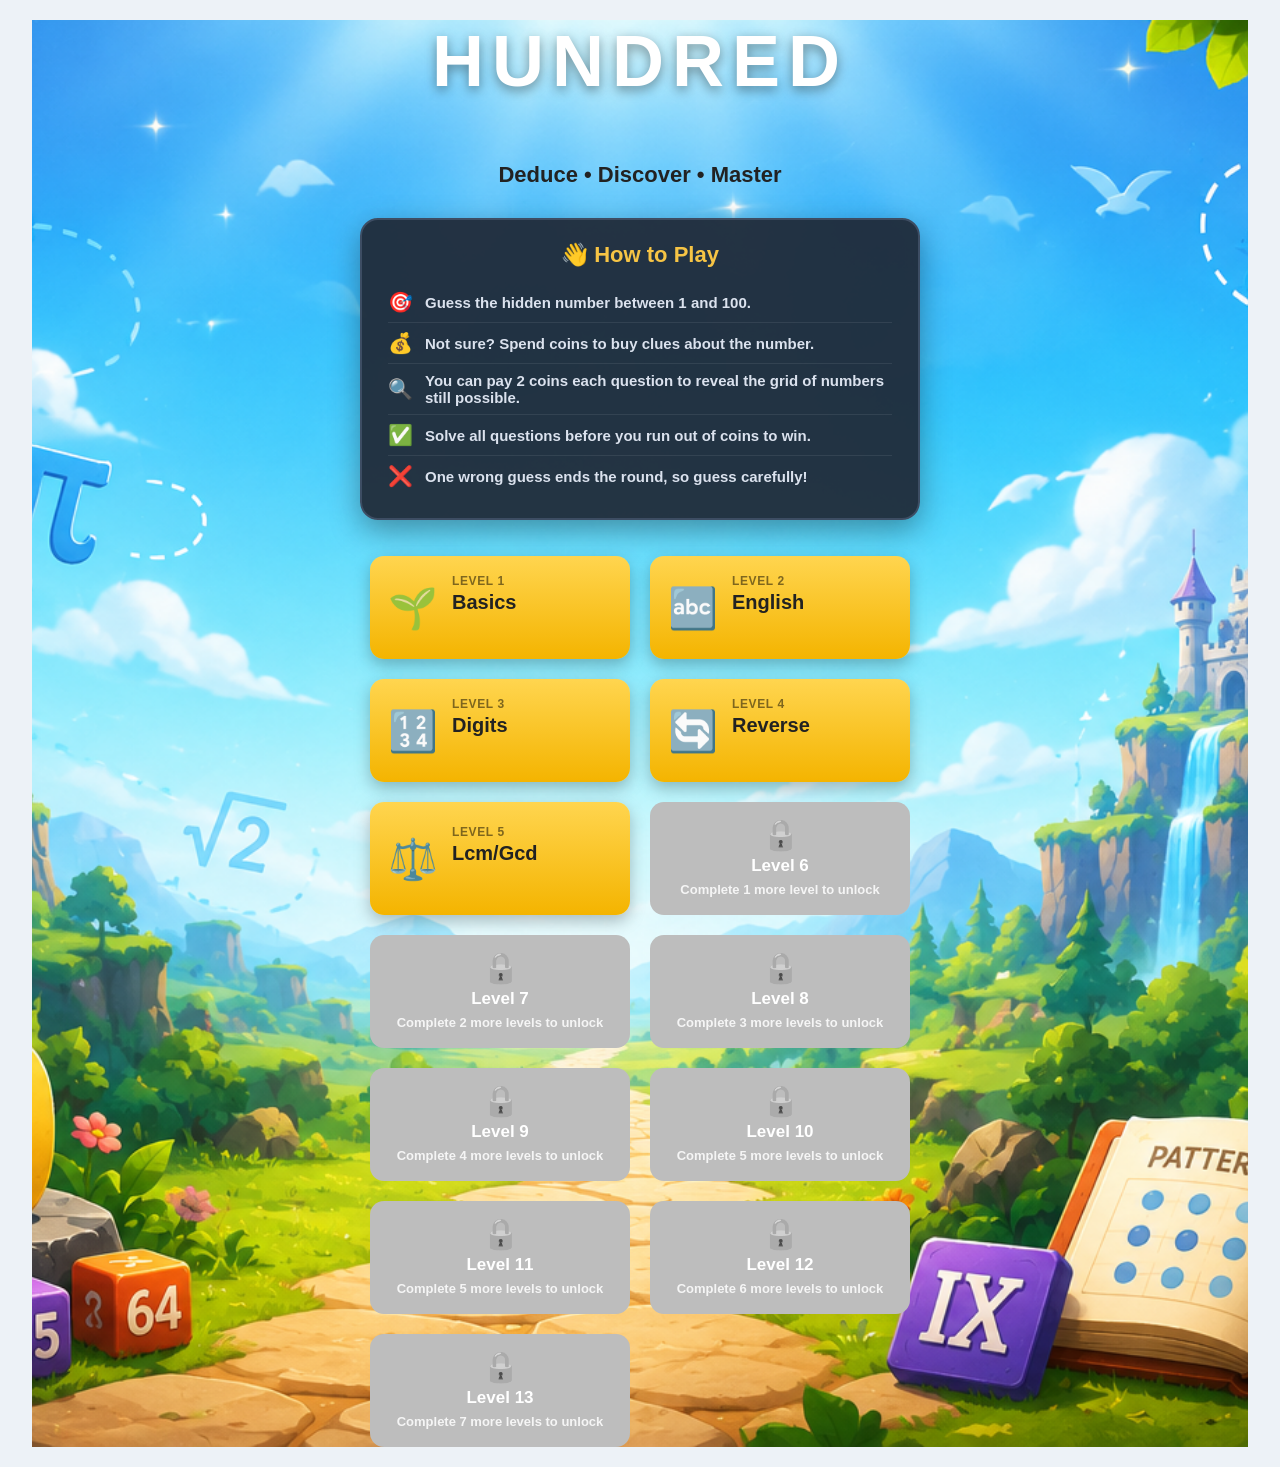
<file: index.html>
<!DOCTYPE html>
<html lang="en">
<head>

<meta charset="UTF-8">
<meta name="viewport" content="width=device-width, initial-scale=1">

<title>HUNDRED</title>

<link rel="manifest" href="manifest.json">
<meta name="theme-color" content="#1f2633">
<link rel="icon" href="assets/icons/favicon-32.png" sizes="32x32">
<link rel="apple-touch-icon" href="assets/icons/apple-touch-icon.png">

<!-- Google tag (gtag.js) -->
<script async src="https://www.googletagmanager.com/gtag/js?id=G-MS08BQXMRY"></script>
<script>
  window.dataLayer = window.dataLayer || [];
  function gtag(){dataLayer.push(arguments);}
  gtag('js', new Date());
  gtag('config', 'G-MS08BQXMRY');
</script>

<!-- PostHog -->
<script src="https://us-assets.i.posthog.com/static/array.js"></script>
<script>
  posthog.init('phc_qYDJs3DY9WxijyjH672Revuz3NHvp7J4z6mC7mmCSRVL', {
    api_host: 'https://us.i.posthog.com',
    person_profiles: 'identified_only'
  });
</script>

<link rel="stylesheet" href="css/style.css">

</head>

<body>

<div class="container">


    <div id="homeScreen">
    
      <h2 class="menuTitle">Select Level</h2>

    </div>

    <div id="gameScreen">
        <div class="gameHeader">
            <button id="homeButton">
              ← Levels
            </button>

            <div class="levelTitle">
              Level 1
           </div>

            <button id="muteButton" title="Toggle sound">🔊</button>
        </div>

        <div class="objective">
           🎯 <strong>Objective:</strong> Solve all <strong>5 Hidden Numbers</strong> before you run out of coins.
        </div>


        <div class="statusPanel">
            <div class="coinsAndBest">
                <div class="coinPanel">
                  💰 <span id="coins">40</span>
                </div>

                <div class="bestScorePanel" id="bestScorePanel" style="display:none;">
                  <span class="trophyIcon">🏆</span>
                  <span class="bestScoreText">
                    <span class="bestScoreLabel">Best Score</span>
                    <span class="bestScoreValue" id="bestScoreDisplay">--</span>
                  </span>
                </div>
            </div>

            <div class="progressContainer">
                <div id="progressBar" class="progressBar"></div>
            </div>

            <div id="progressText">
              0 / 5
            </div>

         </div>

      <!-- Guess Area moved here -->

      <div class="guessArea">

          <input
              type="number"
              id="guessInput"
              min="1"
              max="100"
              placeholder="Guess the hidden number (1–100)">

          <button id="guessButton">
              Guess
          </button>

          <button id="nextButton" style="display:none;">
              Next Question →
          </button>

      </div>

      <div id="message"></div>

      <div class="section" id="candidateSection">

          <button class="candidateHeader" id="candidateToggle" aria-expanded="false">
              <span class="candidateTitle">🔍 Possible Numbers</span>
              <span class="candidateHeaderRight">
                  <span id="candidateCount" class="candidateCount">100 left</span>
                  <span class="candidateChevron">▾</span>
              </span>
          </button>

          <div class="candidateGridWrap">
              <div class="candidateGridInner">
                  <div id="candidateGrid" class="candidateGrid"></div>
              </div>
          </div>

      </div>

      <div class="mainLayout">

          <div class="section" id="buyCluesSection">

              <h2>Buy Clues</h2>

              <div id="clueContainer"></div>

          </div>

      </div>
  </div>

</div>

<script src="clues.js"></script>
<script src="levels.js"></script>
<script src="percentileData.js"></script>
<script src="sounds.js"></script>
<script src="script.js"></script>

</body>
</html>
</file>
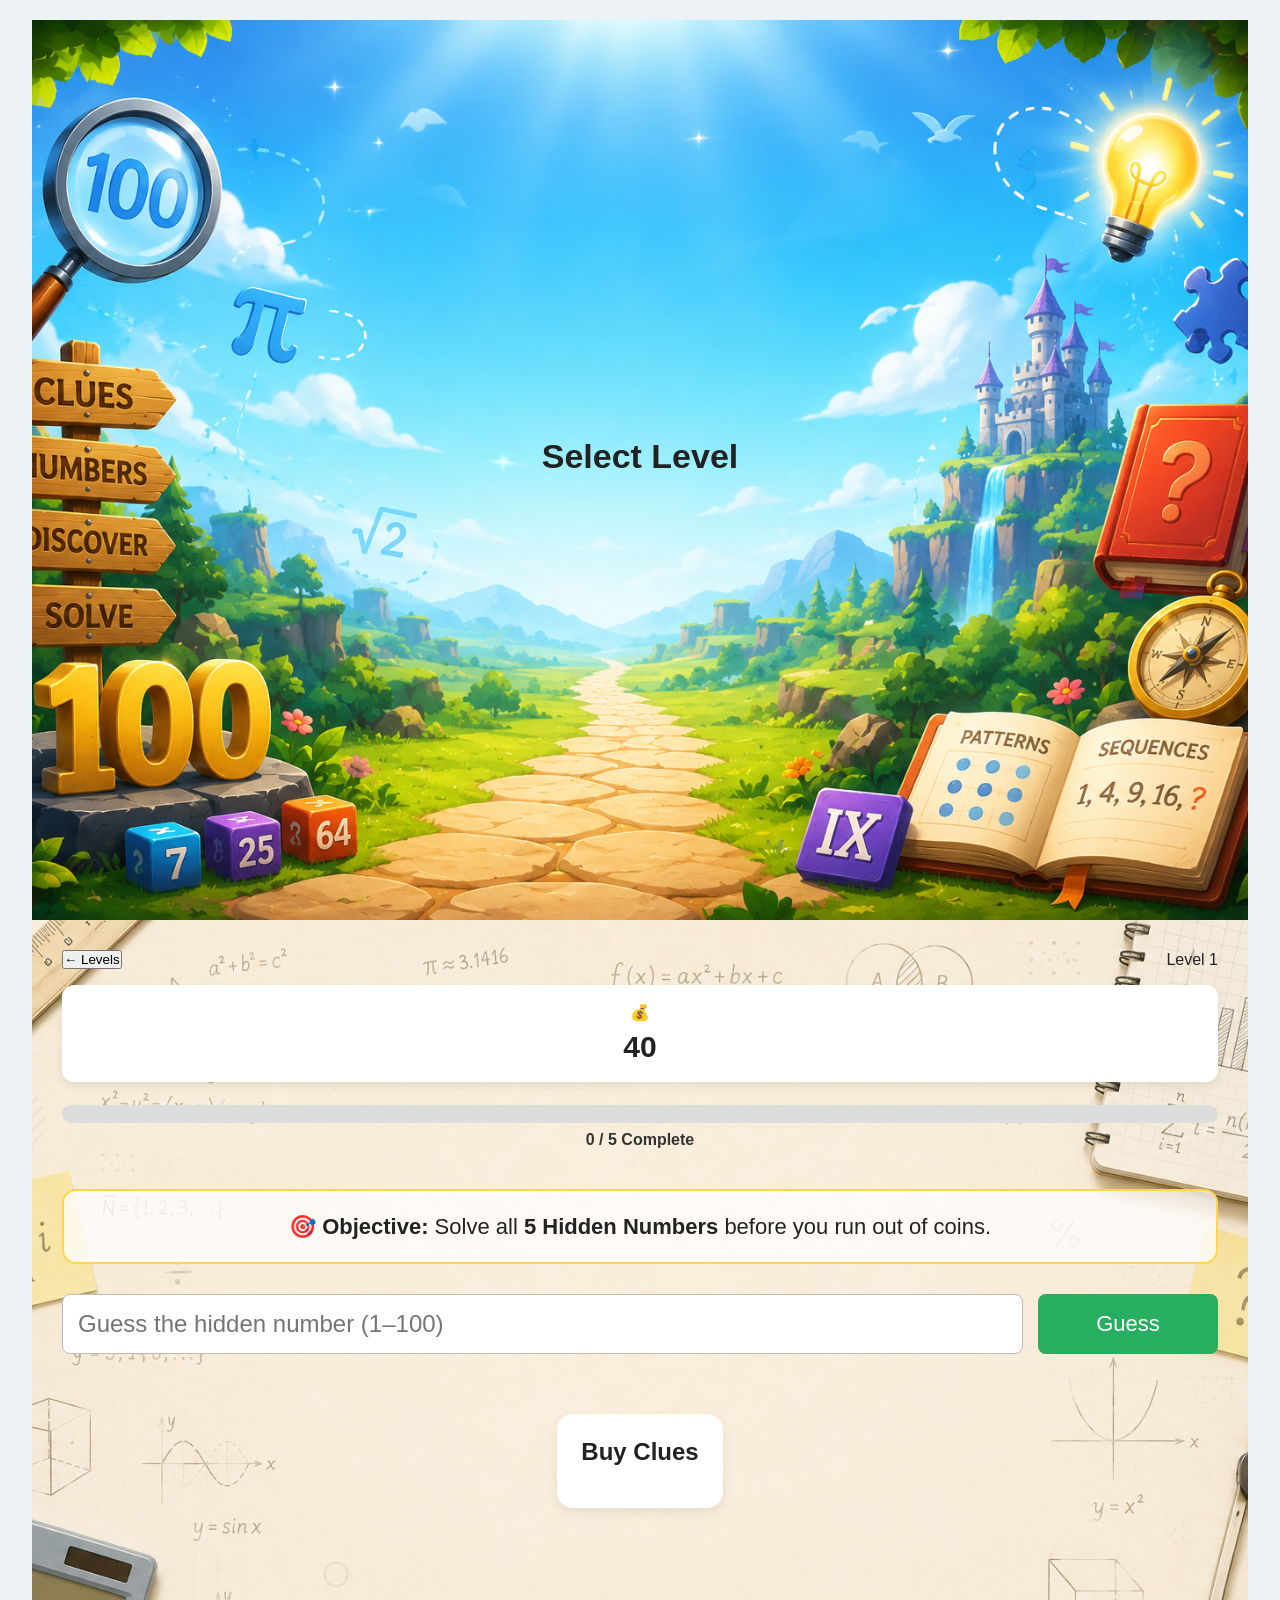
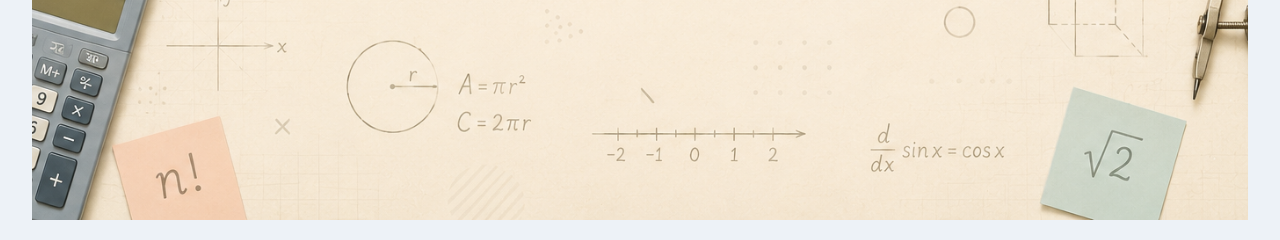
<file: indexbkp.html>
<!DOCTYPE html>
<html lang="en">
<head>

<meta charset="UTF-8">
<meta name="viewport" content="width=device-width, initial-scale=1">

<title>HUNDRED</title>

<link rel="stylesheet" href="css/style.css">

</head>

<body>

<div class="container">


    <div id="homeScreen">
    
      <h2 class="menuTitle">Select Level</h2>

    </div>

    <div id="gameScreen">
        <div class="gameHeader">
            <button id="homeButton">
              ← Levels
            </button>

            <div class="levelTitle">
              Level 1
           </div>
        </div>
    

        <div class="statusPanel">
            

            <div class="stat">
                💰 
                <span id="coins">40</span>
            </div>

            <div class="progressArea">
                <div class="progressContainer">
                    <div id="progressBar" class="progressBar"></div>
                </div>

                <div id="progressText" class="progressText">
                    0 / 5 Complete
                </div>
            </div>
       </div>

       <div class="objective"> 
          🎯 <strong>Objective:</strong> Solve all <strong>5 Hidden Numbers</strong> before you run out of coins.
       </div>

      <!-- Guess Area moved here -->

      <div class="guessArea">

          <input
              type="number"
              id="guessInput"
              min="1"
              max="100"
              placeholder="Guess the hidden number (1–100)">

          <button id="guessButton">
              Guess
          </button>

          <button id="nextButton" style="display:none;">
              Next Question →
          </button>

      </div>

      <div id="message"></div>

      <div class="mainLayout">

          <div class="section" id="buyCluesSection">

              <h2>Buy Clues</h2>

              <div id="clueContainer"></div>

          </div>

      </div>
  </div>

</div>

<script src="clues.js"></script>
<script src="levels.js"></script>
<script src="script.js"></script>

</body>
</html>
</file>
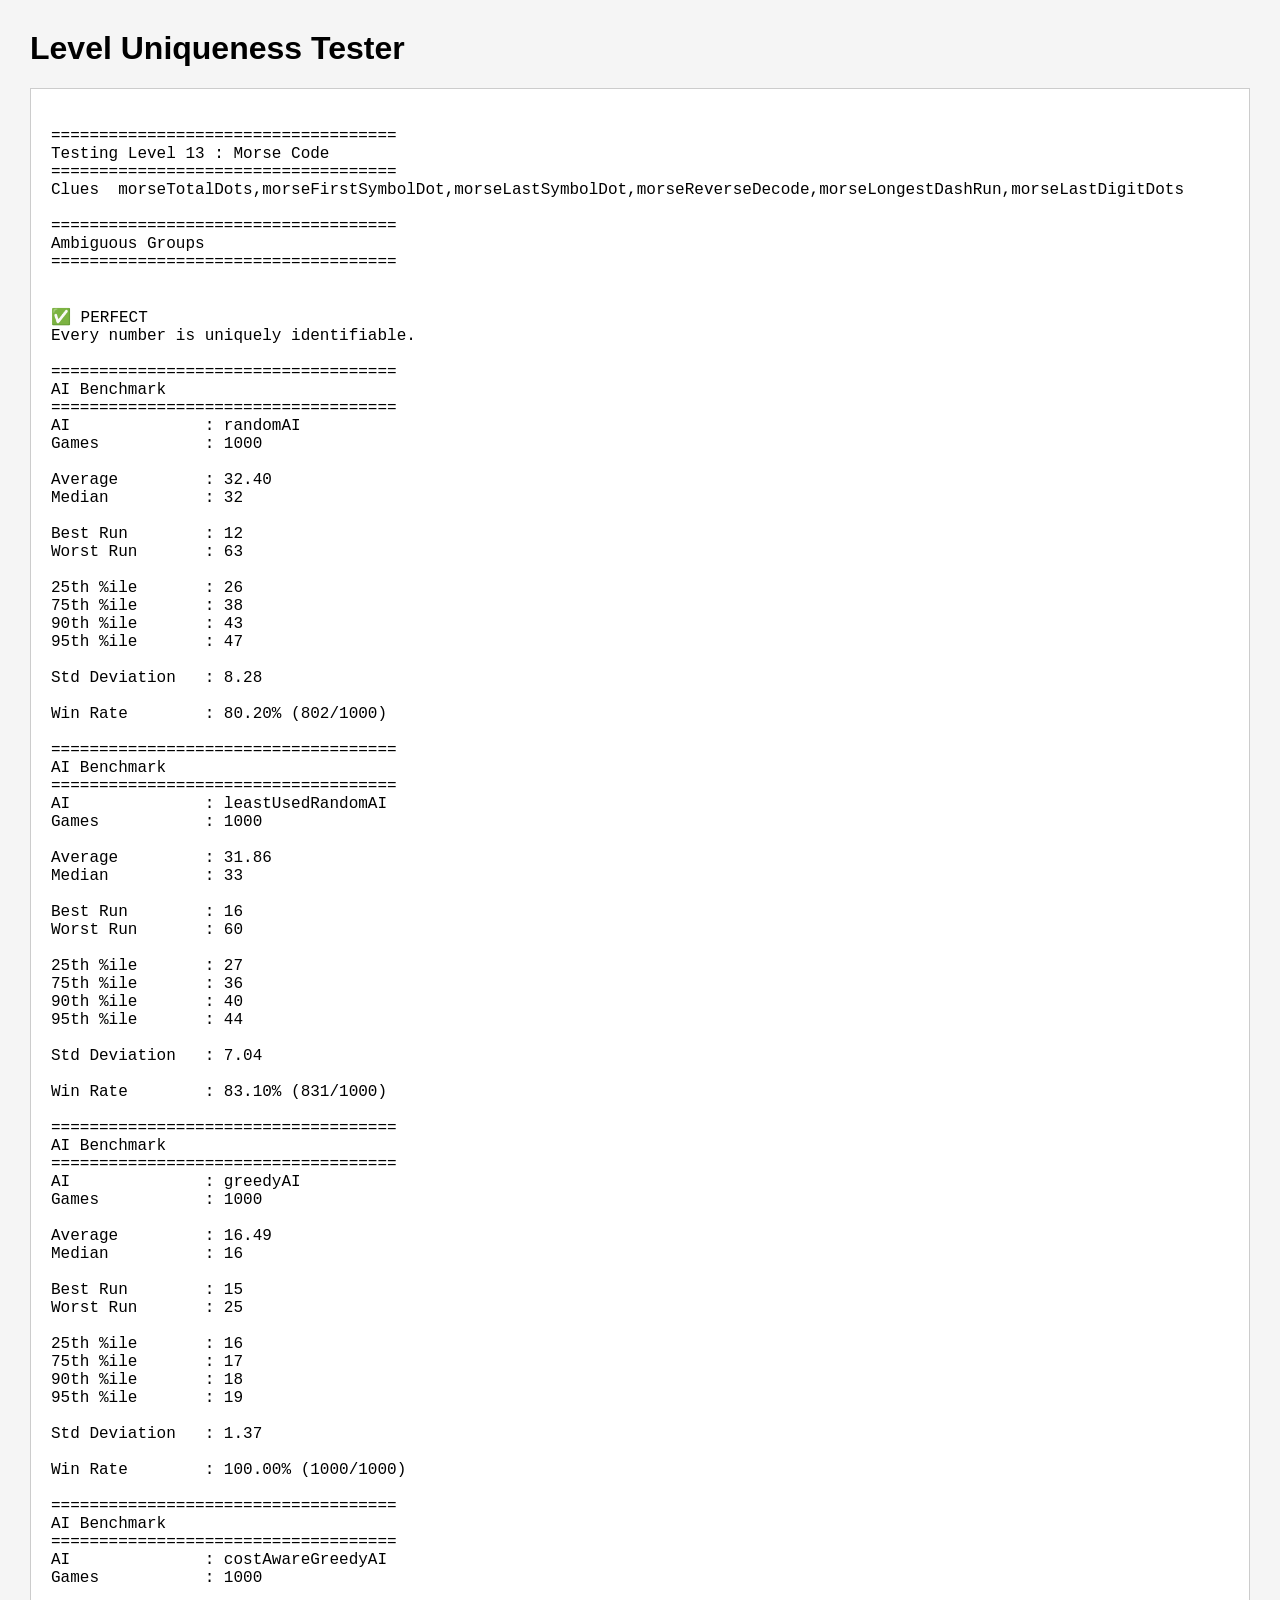
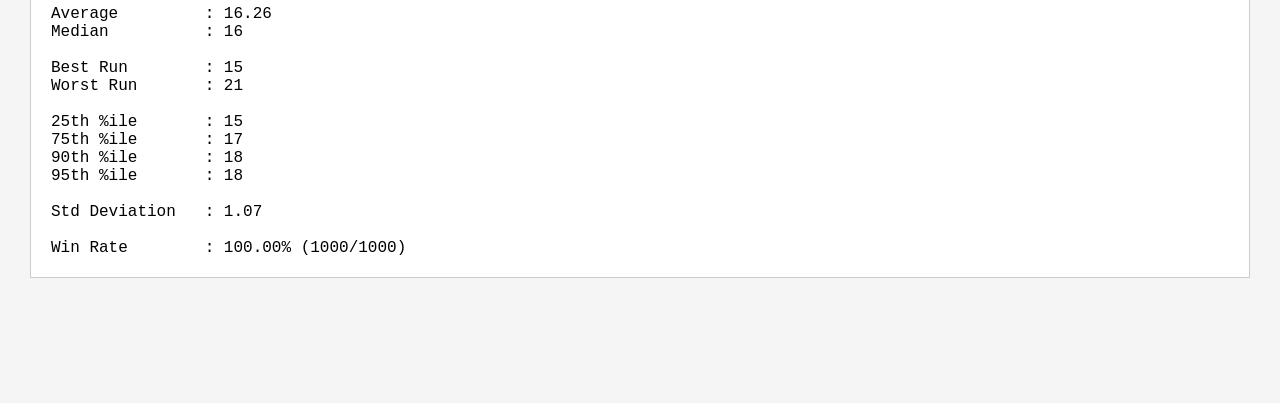
<file: test.html>
<!DOCTYPE html>
<html>

<head>
    <meta charset="UTF-8">
    <title>Level Tester</title>

    <style>
        body {
            font-family: Arial, sans-serif;
            margin: 30px;
            background: #f5f5f5;
        }

        #output {
            background: white;
            border: 1px solid #ccc;
            padding: 20px;
            white-space: pre-wrap;
            font-family: Consolas, monospace;
        }

        h1 {
            margin-top: 0;
        }
    </style>
</head>

<body>

<h1>Level Uniqueness Tester</h1>

<div id="output"></div>

<script src="clues.js"></script>
<script src="levels.js"></script>

<script>
window.LEVEL_NUMBER = 1;
</script>

<script src="ai/randomAI.js"></script>
<script src="ai/greedyAI.js"></script>
<script src="ai/leastUsedRandomAI.js"></script>
<script src="ai/costAwareGreedyAI.js"></script>
<script src="ai/simulator.js"></script>

<script src="unique.js"></script>

</body>
</html>
</file>
<file: css/style.css>
@import "desktop/shared.css";
@import "desktop/home.css";
@import "desktop/game.css";
@import "desktop/clues.css";
@import "desktop/result.css";

@import "mobile/home.css";
@import "mobile/game.css";
@import "mobile/clues.css";
@import "mobile/result.css";
</file>
